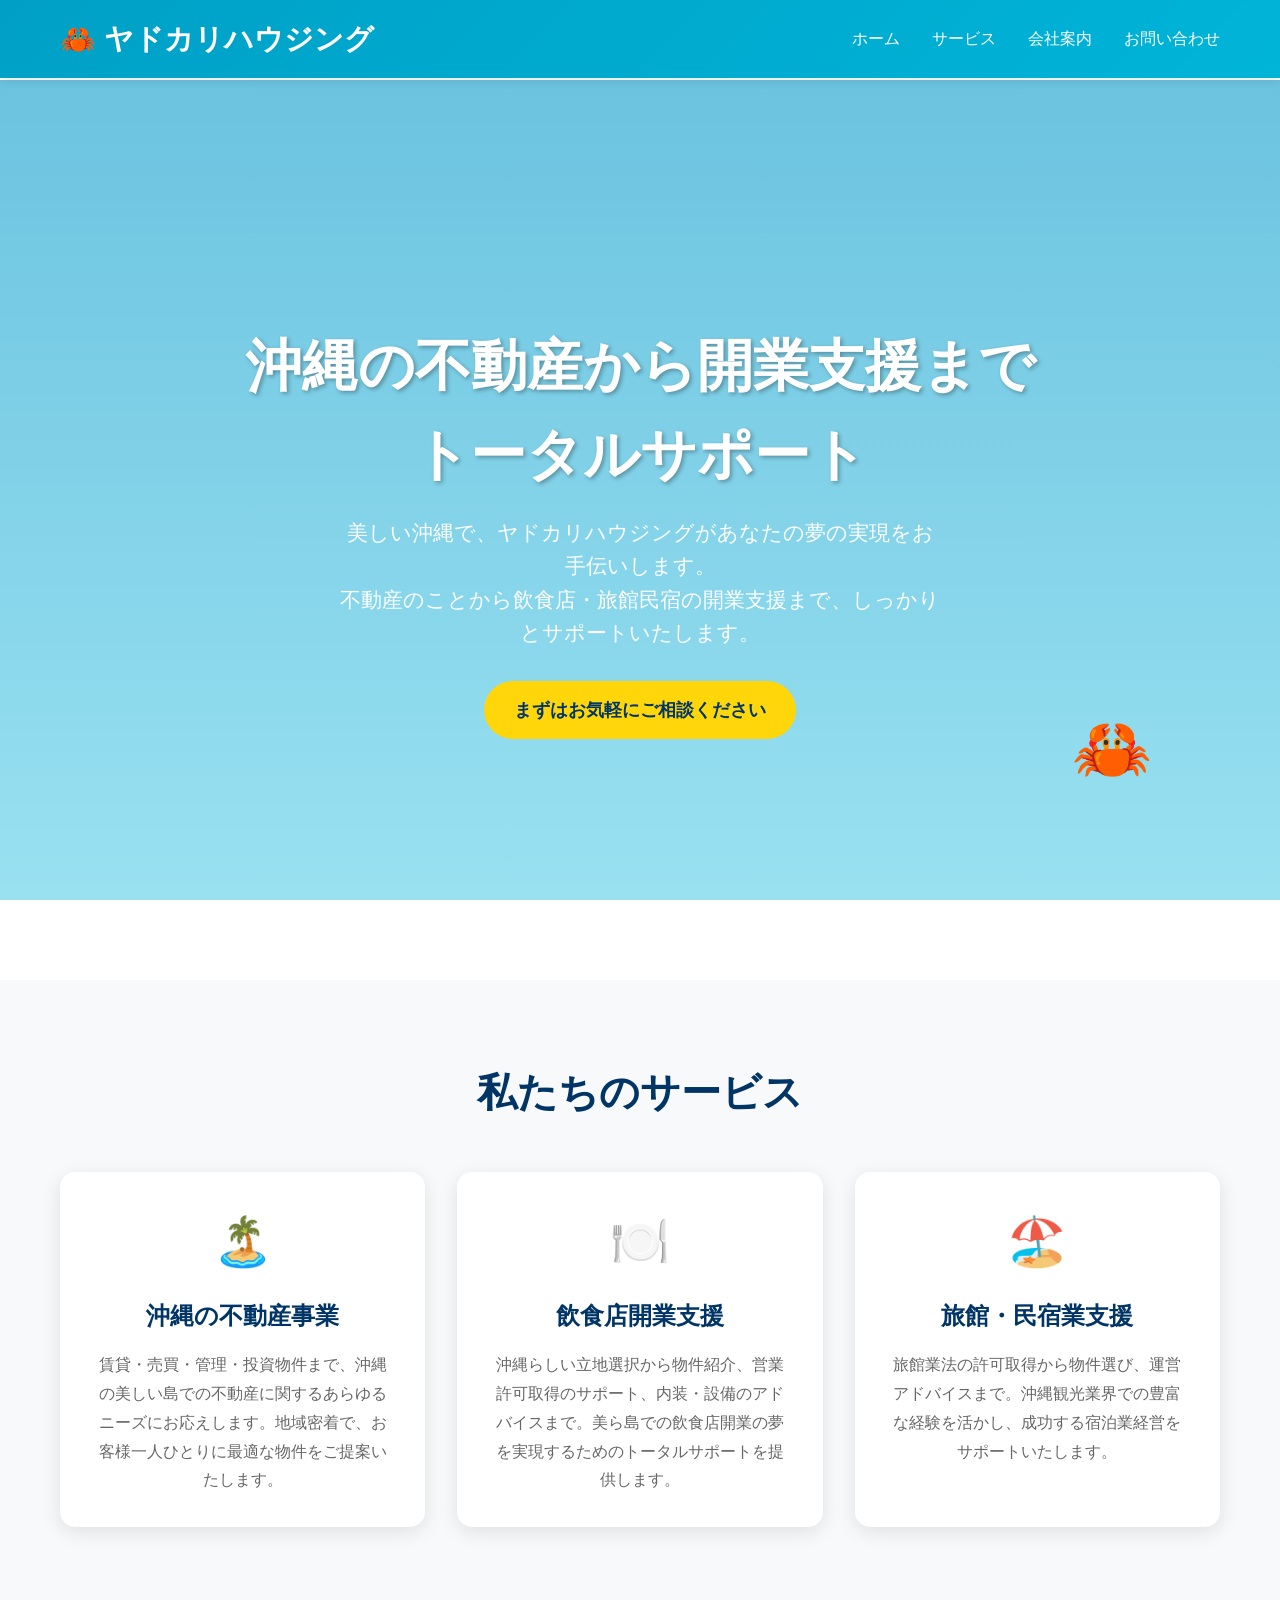
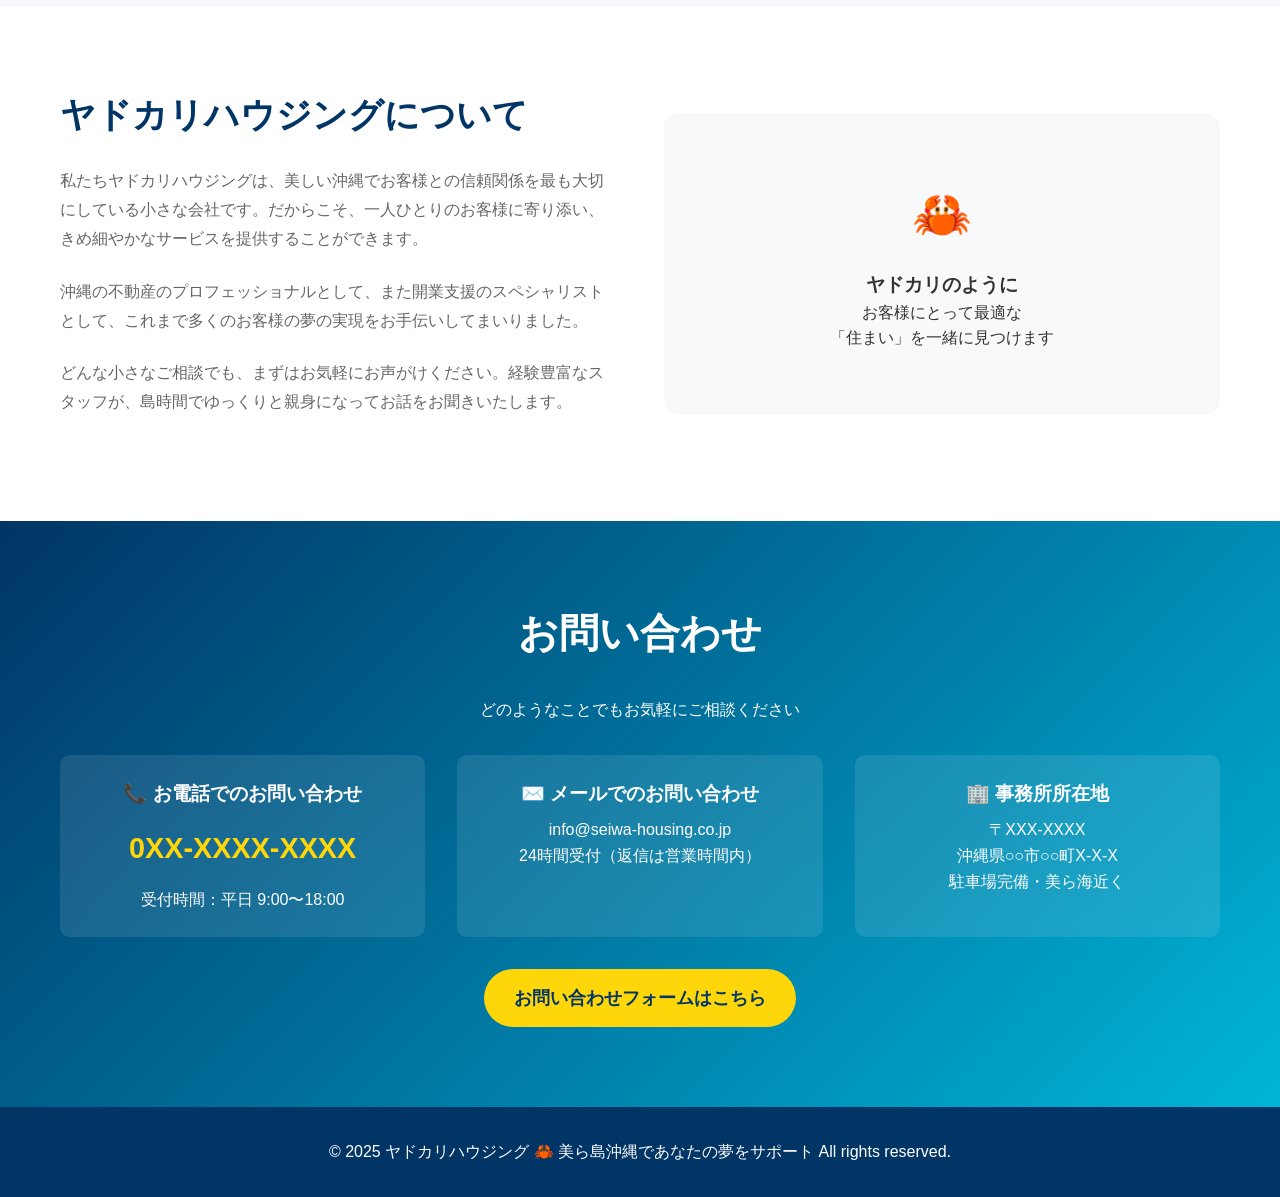
<file: index.html>
<!DOCTYPE html>
<html lang="ja">
  <head>
    <meta charset="utf-8">
    <meta name="viewport" content="width=device-width,initial-scale=1.0">
    <title>ヤドカリハウジング - 不動産・開業支援のトータルサポート</title>
    <link rel="stylesheet" href="stylesheet.css">
        <script type="text/javascript" src="active.js" defer></script>
  </head>
  <body>
    <header>
        <div class="container">
            <div class="header-content">
                <a href="#" class="logo">🦀 ヤドカリハウジング</a>
                <nav>
                    <ul>
                        <li><a href="#home">ホーム</a></li>
                        <li><a href="#services">サービス</a></li>
                        <li><a href="#about">会社案内</a></li>
                        <li><a href="#contact">お問い合わせ</a></li>
                    </ul>
                </nav>
            </div>
        </div>
    </header>

    <section id="home" class="hero">
        <div class="hermit-crab">🦀</div>
        <div class="container">
            <div class="hero-content">
                <h1>沖縄の不動産から開業支援まで<br>トータルサポート</h1>
                <p>美しい沖縄で、ヤドカリハウジングがあなたの夢の実現をお手伝いします。<br>不動産のことから飲食店・旅館民宿の開業支援まで、しっかりとサポートいたします。</p>
                <a href="#contact" class="cta-button">まずはお気軽にご相談ください</a>
            </div>
        </div>
    </section>

    <section id="services" class="services">
        <div class="container">
            <h2 class="section-title">私たちのサービス</h2>
            <div class="services-grid">
                <div class="service-card">
                    <div class="service-icon">🏝️</div>
                    <h3>沖縄の不動産事業</h3>
                    <p>賃貸・売買・管理・投資物件まで、沖縄の美しい島での不動産に関するあらゆるニーズにお応えします。地域密着で、お客様一人ひとりに最適な物件をご提案いたします。</p>
                </div>
                <div class="service-card">
                    <div class="service-icon">🍽️</div>
                    <h3>飲食店開業支援</h3>
                    <p>沖縄らしい立地選択から物件紹介、営業許可取得のサポート、内装・設備のアドバイスまで。美ら島での飲食店開業の夢を実現するためのトータルサポートを提供します。</p>
                </div>
                <div class="service-card">
                    <div class="service-icon">🏖️</div>
                    <h3>旅館・民宿業支援</h3>
                    <p>旅館業法の許可取得から物件選び、運営アドバイスまで。沖縄観光業界での豊富な経験を活かし、成功する宿泊業経営をサポートいたします。</p>
                </div>
            </div>
        </div>
    </section>

    <section id="about" class="about">
        <div class="container">
            <div class="about-content">
                <div class="about-text">
                    <h2>ヤドカリハウジングについて</h2>
                    <p>私たちヤドカリハウジングは、美しい沖縄でお客様との信頼関係を最も大切にしている小さな会社です。だからこそ、一人ひとりのお客様に寄り添い、きめ細やかなサービスを提供することができます。</p>
                    <p>沖縄の不動産のプロフェッショナルとして、また開業支援のスペシャリストとして、これまで多くのお客様の夢の実現をお手伝いしてまいりました。</p>
                    <p>どんな小さなご相談でも、まずはお気軽にお声がけください。経験豊富なスタッフが、島時間でゆっくりと親身になってお話をお聞きいたします。</p>
                </div>
                <div class="about-image">
                    <div class="mascot-section">
                        <div class="mascot-intro">🦀</div>
                        <h3>ヤドカリのように</h3>
                        <p>お客様にとって最適な<br>「住まい」を一緒に見つけます</p>
                    </div>
                </div>
            </div>
        </div>
    </section>

    <section id="contact" class="contact">
        <div class="container">
            <h2>お問い合わせ</h2>
            <p>どのようなことでもお気軽にご相談ください</p>
            
            <div class="contact-info">
                <div class="contact-item">
                    <h3>📞 お電話でのお問い合わせ</h3>
                    <div class="phone-number">0XX-XXXX-XXXX</div>
                    <p>受付時間：平日 9:00〜18:00</p>
                </div>
                <div class="contact-item">
                    <h3>✉️ メールでのお問い合わせ</h3>
                    <p>info@seiwa-housing.co.jp</p>
                    <p>24時間受付（返信は営業時間内）</p>
                </div>
                <div class="contact-item">
                    <h3>🏢 事務所所在地</h3>
                    <p>〒XXX-XXXX<br>沖縄県○○市○○町X-X-X</p>
                    <p>駐車場完備・美ら海近く</p>
                </div>
            </div>
            
            <a href="#" class="cta-button">お問い合わせフォームはこちら</a>
        </div>
    </section>

    <footer>
        <div class="container">
            <p>&copy; 2025 ヤドカリハウジング 🦀 美ら島沖縄であなたの夢をサポート All rights reserved.</p>
        </div>
    </footer>

    
  </body>
</html>
</file>
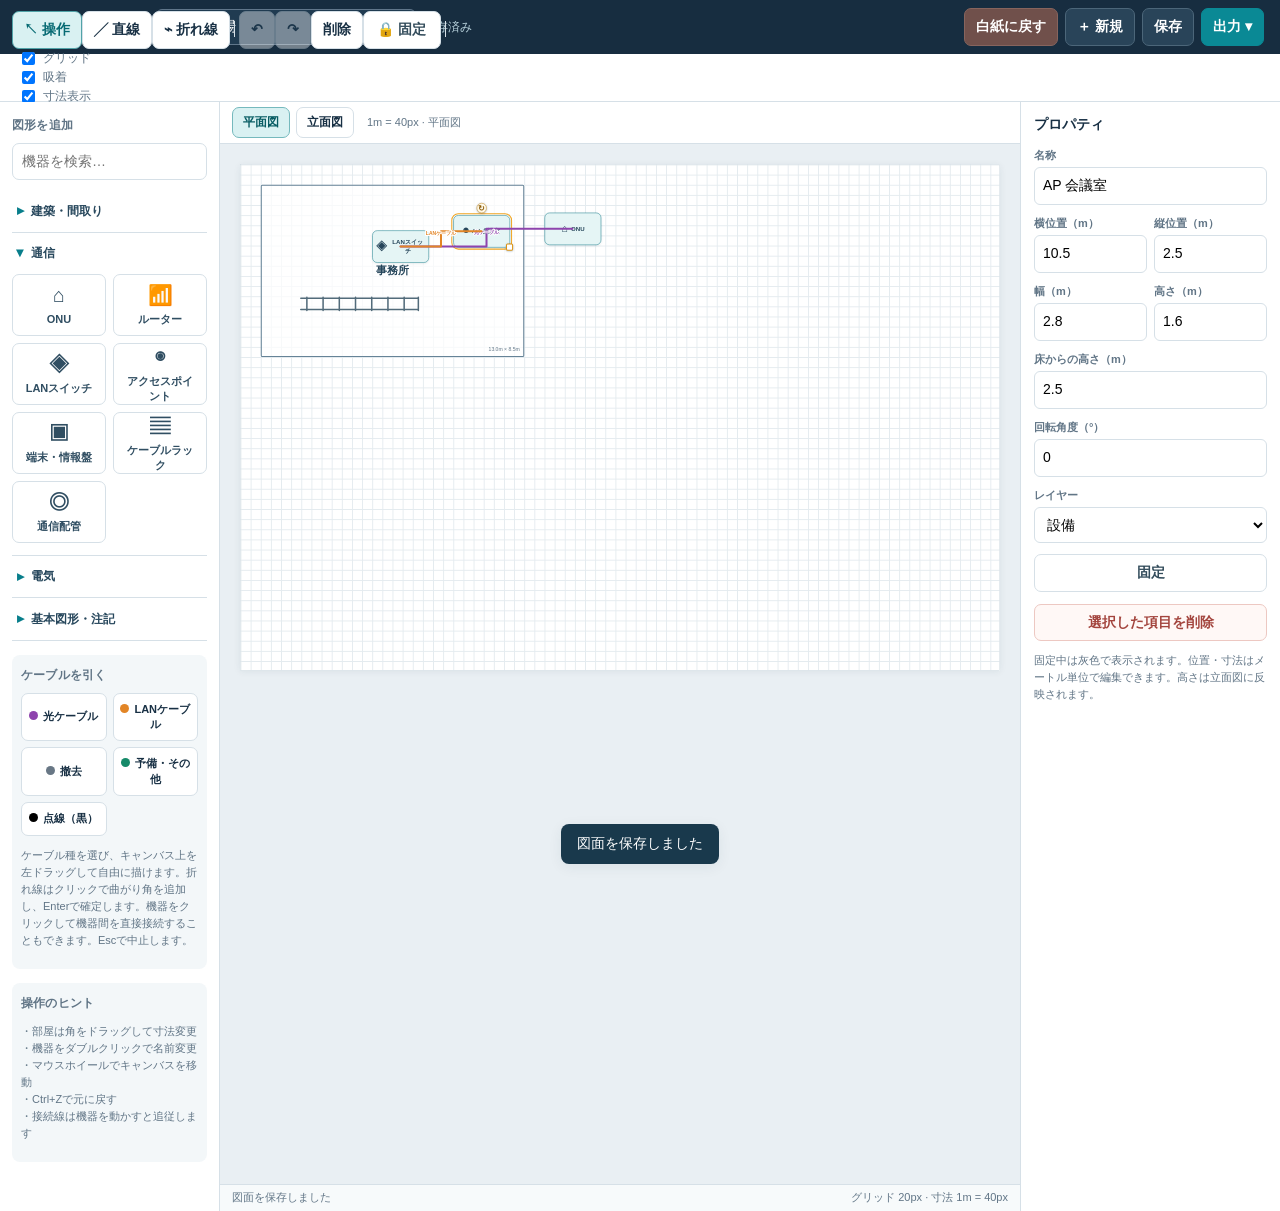
<file: wiring-diagram-maker/index.html>
<!doctype html><html lang="ja"><head><meta charset="utf-8"><meta name="viewport" content="width=device-width,initial-scale=1,viewport-fit=cover"><meta name="theme-color" content="#172d40"><meta name="apple-mobile-web-app-capable" content="yes"><meta name="apple-mobile-web-app-status-bar-style" content="black-translucent"><meta name="apple-mobile-web-app-title" content="配線図メーカー"><link rel="manifest" href="./manifest.webmanifest"><link rel="apple-touch-icon" href="./apple-touch-icon.png"><title>配線図メーカー</title><style>
:root{--navy:#172d40;--blue:#087e8b;--cyan:#d8f0f1;--bg:#edf2f5;--ink:#183044;--muted:#617586;--border:#d6e0e7;--orange:#e28526;--shadow:0 3px 14px #19344a12}*{box-sizing:border-box}body{margin:0;background:var(--bg);font:14px/1.4 "Segoe UI","Yu Gothic UI",Meiryo,sans-serif;color:var(--ink);overflow:hidden}button,input,select{font:inherit}button{cursor:pointer;border:1px solid var(--border);background:white;color:var(--ink);border-radius:7px;padding:8px 11px;font-weight:600}button:hover{border-color:#7e9aaa;background:#f7fafb}button:disabled{opacity:.4;cursor:default}.app{height:100vh;display:flex;flex-direction:column}.top{height:54px;background:var(--navy);color:white;display:flex;align-items:center;gap:14px;padding:0 16px;flex:none}.brand{font-size:16px;font-weight:750;white-space:nowrap}.project{display:flex;align-items:center;gap:8px;flex:1}.project input{border:1px solid #60768a;border-radius:6px;background:#203b51;color:white;padding:7px 9px;width:260px}.saved{color:#b8d2dc;font-size:12px}.top-actions{display:flex;gap:7px}.top button{background:#294459;border-color:#4c6679;color:white}.top button.primary{background:#0a8995;border-color:#0a8995}.toolbar{height:48px;background:white;border-bottom:1px solid var(--border);display:flex;align-items:center;gap:6px;padding:0 12px;flex:none}.toolbar .sep{height:25px;border-left:1px solid var(--border);margin:0 4px}.tool{min-width:38px}.tool.active{background:#d9f1f2;border-color:#51a3a8;color:#076a73}.toggle{display:flex;align-items:center;gap:5px;font-size:12px;color:var(--muted);padding:0 6px}.spacer{flex:1}.body{display:grid;grid-template-columns:220px minmax(400px,1fr) 260px;min-height:0;flex:1}.left,.right{background:white;overflow-y:auto}.left{border-right:1px solid var(--border);padding:12px}.right{border-left:1px solid var(--border);padding:13px}.sect-title{font-size:12px;color:var(--muted);font-weight:750;letter-spacing:.02em;text-transform:none;margin:3px 0 9px}.search{width:100%;border:1px solid var(--border);border-radius:7px;padding:8px 9px;margin-bottom:10px}.palette{display:grid;grid-template-columns:1fr 1fr;gap:7px}.shape{height:62px;display:flex;flex-direction:column;align-items:center;justify-content:center;gap:3px;font-size:11px;font-weight:650;color:#304e62}.shape .icon{font-size:20px}.shape .door-palette-icon{width:24px;height:24px;flex:none}.shape:hover{background:#f0f8f9;border-color:#4eabb1}.left p,.right p{font-size:11px;color:var(--muted);line-height:1.55}.left .info{background:#f3f7f9;border-radius:8px;padding:9px;margin-top:14px}.work{min-width:0;display:flex;flex-direction:column;background:#e9eff3}.viewbar{height:42px;background:white;border-bottom:1px solid var(--border);display:flex;align-items:center;padding:0 12px;gap:6px;flex:none}.viewbar button{padding:6px 10px;font-size:12px}.viewbar button.active{background:#d9f1f2;border-color:#75b9bd;color:#075c63}.scale-label{font-size:11px;color:var(--muted);margin-left:7px}.viewport{overflow:auto;flex:1;padding:20px;position:relative}.canvas{position:relative;width:1500px;height:1000px;background-color:white;background-image:linear-gradient(#e4ebef 1px,transparent 1px),linear-gradient(90deg,#e4ebef 1px,transparent 1px);background-size:20px 20px;box-shadow:var(--shadow);border:1px solid #cbd8df;transform-origin:top left}.canvas.no-grid{background-image:none}.wire-svg{position:absolute;inset:0;width:100%;height:100%;overflow:visible;pointer-events:none;z-index:20}.node{position:absolute;display:flex;align-items:center;justify-content:center;text-align:center;user-select:none;touch-action:none;cursor:move;z-index:2;color:#25455a}.node.selected{outline:2px solid #f0a522;outline-offset:2px}.node.room{border:2px solid #668397;border-radius:3px;background:#ffffffb8;font-weight:700;font-size:14px}.node.device{width:112px;height:64px;border:1.5px solid #197f8b;border-radius:10px;background:#e5f5f5;box-shadow:0 2px 5px #15394a19;gap:7px;padding:6px;font-size:12px;font-weight:700}.node.device .ico{font-size:21px}.node.rack{height:40px;border:0;background:transparent;border-radius:0;padding:0;overflow:visible}.rack-icon{display:block;width:100%;height:100%;overflow:visible}.rack-icon path{fill:none;stroke:#526b7a;stroke-width:3;stroke-linecap:round;stroke-linejoin:round}.node.conduit{height:20px;border:3px solid #b7792e;border-radius:20px;background:#fff0d4;color:#714813;font-size:10px;font-weight:700}.shape-category{border-bottom:1px solid var(--border);padding:2px 0}.shape-category summary{list-style:none;cursor:pointer;font-size:12px;font-weight:750;padding:9px 5px;color:#28485d;display:flex;align-items:center;gap:7px}.shape-category summary::-webkit-details-marker{display:none}.shape-category summary:before{content:'▸';color:#087e8b;font-size:14px;transition:transform .15s}.shape-category[open] summary:before{transform:rotate(90deg)}.shape-category .palette{padding:1px 0 10px}.node.symbol{width:60px;height:60px;display:flex;flex-direction:column;gap:0;overflow:visible;border:0;border-radius:0;background:transparent;box-shadow:none;color:#243f50}.node.symbol .symbol-mark{font-family:'Segoe UI Symbol','Yu Gothic UI',sans-serif;font-size:32px;line-height:1.02;white-space:nowrap}.node.symbol .symbol-mark svg{display:block;width:100%;height:100%;overflow:visible}.node.symbol .symbol-label{font-size:9px;line-height:1.1;white-space:nowrap;background:#ffffffd9;padding:1px 3px;border-radius:3px;color:#344f62}.node.symbol.selected{outline:1px dashed #d99213;outline-offset:1px}.node.symbol[data-type='wall']{height:26px}.node.label{border:1px dashed #8da2b0;background:#fff9d9;padding:4px 8px;min-height:30px;font-size:12px}.node .resize{display:none;position:absolute;width:14px;height:14px;right:-7px;bottom:-7px;background:#fff;border:2px solid #d99213;border-radius:3px;cursor:nwse-resize;touch-action:none;z-index:8;box-shadow:0 1px 4px #102a4355}.node.selected .resize{display:block}.node .rotate{display:none;position:absolute;left:50%;top:-25px;width:20px;height:20px;align-items:center;justify-content:center;transform:translateX(-50%);border:1px solid #c58a21;border-radius:50%;background:#fff9e8;color:#8d5d0a;font-size:16px;font-style:normal;line-height:1;cursor:grab;touch-action:none;z-index:9;box-shadow:0 1px 4px #102a4355}.node.selected .rotate{display:flex}.cable-label{font-size:10px;font-weight:700;paint-order:stroke;stroke:white;stroke-width:4px;stroke-linejoin:round}.right h2{font-size:14px;margin:0 0 13px}.field{margin-bottom:11px}.field label{display:block;font-size:11px;color:var(--muted);margin-bottom:4px;font-weight:650}.field input,.field select{width:100%;padding:8px;border:1px solid var(--border);border-radius:6px;background:white}.two{display:grid;grid-template-columns:1fr 1fr;gap:7px}.right .danger{width:100%;color:#a3443d;background:#fff8f6;border-color:#edc8c2;margin-top:4px}.right .empty{text-align:center;padding:25px 8px;color:var(--muted);font-size:12px}.wire-types{display:grid;grid-template-columns:1fr 1fr;gap:6px}.wire-type{font-size:11px;padding:8px 5px}.wire-type.active{outline:2px solid #e9a21a}.dot{display:inline-block;width:9px;height:9px;border-radius:50%;margin-right:5px}.status{height:27px;background:#f7fafb;border-top:1px solid var(--border);font-size:11px;color:var(--muted);display:flex;align-items:center;justify-content:space-between;padding:0 12px;flex:none}.wire-svg .selected-wire{filter:drop-shadow(0 0 2px #f0a522)}.context-menu{position:fixed;z-index:60;width:165px;padding:5px;background:#fff;border:1px solid #ccd8df;border-radius:8px;box-shadow:0 6px 22px #102a4333}.context-menu[hidden]{display:none}.context-menu button{display:block;width:100%;text-align:left;border:0;background:transparent;border-radius:5px;padding:9px 10px;font-size:13px}.context-menu button:hover{background:#edf4f6}.context-menu .ctx-danger{color:#a13932}.top button.clear{background:#70504b;border-color:#87645d}.toast{position:fixed;bottom:36px;left:50%;transform:translateX(-50%);background:#19394c;color:white;padding:10px 16px;border-radius:8px;box-shadow:var(--shadow);opacity:0;pointer-events:none;transition:.2s;z-index:30}.toast.show{opacity:1}.modal-bg{position:fixed;inset:0;background:#102a43aa;display:none;align-items:center;justify-content:center;z-index:20}.modal{background:white;padding:22px;border-radius:12px;width:370px;box-shadow:var(--shadow)}.modal h3{margin:0 0 14px}.modal input{width:100%;padding:9px;border:1px solid var(--border);border-radius:7px;margin-bottom:9px}.modal-actions{display:flex;justify-content:flex-end;gap:7px}.help{font-size:11px;color:var(--muted);line-height:1.6}.elevation .canvas{background-image:linear-gradient(#e4ebef 1px,transparent 1px),linear-gradient(90deg,#e4ebef 1px,transparent 1px);background-size:20px 20px}@media(max-width:1000px){.body{grid-template-columns:190px minmax(350px,1fr) 225px}.left{padding:9px}.right{padding:10px}.top{gap:8px;padding:0 9px}.project input{width:170px}.toolbar{overflow-x:auto}.toolbar .toggle{white-space:nowrap}}@media(max-width:740px){body{overflow:auto}.app{height:auto;min-height:100vh}.top{height:auto;min-height:54px;flex-wrap:wrap;padding:8px}.brand{font-size:14px}.project{min-width:100%}.project input{flex:1}.top-actions{margin-left:auto}.toolbar{overflow-x:auto}.body{display:flex;flex-direction:column}.left{order:2;border-right:0;border-top:1px solid var(--border)}.work{order:1;height:65vh;min-height:450px}.right{order:3;border-left:0;border-top:1px solid var(--border)}.viewport{padding:10px}.status{position:sticky;bottom:0}}
@media(max-width:740px){body{overflow:auto;overscroll-behavior-y:contain}.app{height:auto;min-height:100vh;min-height:100dvh}.top{height:auto;min-height:54px;flex-wrap:wrap;padding:max(8px,env(safe-area-inset-top)) max(8px,env(safe-area-inset-right)) 8px max(8px,env(safe-area-inset-left));gap:8px}.brand{font-size:14px}.project{min-width:100%}.project input{flex:1;min-width:0}.top-actions{margin-left:auto;gap:5px}.top-actions button{min-height:44px;padding:9px}.toolbar{overflow-x:auto;overscroll-behavior-x:contain;min-height:54px;padding:5px 8px;gap:5px;-webkit-overflow-scrolling:touch}.toolbar button{flex:none;min-height:44px;padding:9px 12px}.toolbar .toggle{min-height:44px;white-space:nowrap}.body{display:flex;flex-direction:column;min-height:0}.left{order:2;border-right:0;border-top:1px solid var(--border);max-height:none}.work{order:1;height:calc(100dvh - 220px);min-height:420px;flex:none}.right{order:3;border-left:0;border-top:1px solid var(--border)}.viewport{padding:8px;overflow:auto;overscroll-behavior:contain;-webkit-overflow-scrolling:touch;touch-action:pan-x pan-y}.viewbar{flex:none;min-height:48px;overflow-x:auto}.viewbar button{min-height:42px;white-space:nowrap}.status{position:sticky;bottom:0;min-height:40px}.shape{min-height:46px}.search{min-height:44px;font-size:16px}.context-menu{position:fixed;max-height:70dvh;overflow-x:hidden;overflow-y:auto;overscroll-behavior:contain;-webkit-overflow-scrolling:touch;touch-action:pan-y;z-index:100}.context-menu button{min-height:44px;flex:none}.modal{width:min(92vw,420px)}button,input,select{font-size:16px}.node{touch-action:none;-webkit-user-select:none;user-select:none}}@page{size:A4 landscape;margin:8mm}@media print{html,body{width:auto!important;height:auto!important;min-height:0!important;overflow:visible!important;position:static!important;inset:auto!important;background:#fff!important}.app{display:block!important;position:static!important;width:100%!important;height:auto!important;min-height:0!important;overflow:visible!important;padding:0!important}.top,.toolbar,.left,.right,.viewbar,.status{display:none!important}.body{display:block!important;width:100%!important;height:700px!important;min-height:0!important;overflow:visible!important;margin:0!important;padding:0!important}.work{display:block!important;position:static!important;width:100%!important;height:700px!important;min-height:0!important;overflow:visible!important;break-inside:avoid;page-break-inside:avoid}.viewport{display:block!important;position:static!important;overflow:visible!important;padding:0!important;margin:0!important;width:100%!important;height:700px!important;min-height:0!important}.canvas{position:relative!important;display:block!important;box-shadow:none!important;border:0!important;transform:none!important;transform-origin:top left!important;width:1500px!important;height:1000px!important;zoom:.70!important;break-inside:avoid;page-break-inside:avoid}.node,.wire-svg{print-color-adjust:exact;-webkit-print-color-adjust:exact}}

/* iPhone touch-first layout */
.mobile-only{display:none}
@media(max-width:740px){
html,body{width:100%;height:100%;overflow:hidden}
body.polyline-mode #finishPolylineBtn{display:block;min-height:42px;white-space:nowrap}
body.cable-draw-mode #viewport,body.polyline-mode #viewport{touch-action:none;overscroll-behavior:none}
body{position:fixed;inset:0}
.app{height:100dvh;min-height:0;overflow:hidden;padding-bottom:env(safe-area-inset-bottom)}
.top{flex:none;min-height:0;padding:calc(env(safe-area-inset-top) + 6px) 8px 6px;gap:6px}
.brand{font-size:13px}.project{min-width:0;flex:1}.project input{width:100%;min-width:0;height:40px}
.saved{font-size:10px;white-space:nowrap}.top-actions{width:100%;margin:0;display:grid;grid-template-columns:1fr 1fr 1fr 1fr;gap:5px}
.top-actions button{min-width:0;min-height:42px;padding:7px 4px;font-size:13px}
.toolbar{flex:none;height:52px;min-height:52px;overflow-x:auto;scrollbar-width:none}
.toolbar::-webkit-scrollbar,.viewbar::-webkit-scrollbar{display:none}
.toolbar button{min-height:42px;padding:8px 11px}.toolbar .spacer{min-width:6px}
.body{flex:1;min-height:0;display:flex;flex-direction:column;overflow:hidden}
.work{order:0;flex:1;min-height:0;height:auto}
.viewbar{min-height:48px;height:48px;padding:0 6px;gap:4px}
.viewbar button{min-height:40px;padding:6px 9px;font-size:12px}
.viewbar .mobile-only{display:block}
.scale-label{font-size:10px;white-space:nowrap;margin-left:2px}
.viewport{flex:1;min-height:0;padding:8px;touch-action:pan-x pan-y;-webkit-overflow-scrolling:touch}
.status{flex:none;position:static;min-height:34px;padding:0 8px;font-size:10px}
.left,.right{display:none;position:fixed;z-index:50;left:8px;right:8px;bottom:calc(env(safe-area-inset-bottom) + 8px);max-height:48dvh;overflow:auto;border:1px solid var(--border);border-radius:14px;padding:14px;box-shadow:0 10px 36px #102a4350}
body.mobile-palette-open .left,body.mobile-props-open .right{display:block}
.left .info{margin-top:10px}.shape{height:58px;min-height:54px;font-size:12px}
.palette{gap:8px}.shape-category summary{min-height:44px}
.right .field input,.right .field select{min-height:44px}
.context-menu{width:min(250px,calc(100vw - 16px));max-height:65dvh;overflow:auto}
.modal-bg{align-items:flex-end;padding:8px 8px calc(env(safe-area-inset-bottom) + 8px)}.modal{width:100%;max-height:82dvh;overflow:auto;padding:20px;border-radius:16px}.modal>button{min-height:52px}.modal-actions button{min-height:48px}
.node .resize{width:20px;height:20px;right:-10px;bottom:-10px}
.node .rotate{width:28px;height:28px;top:-34px;font-size:19px}
}

.toolbar #finishPolylineBtn{display:none}
#lockBtn{min-width:78px;background:#fff;color:#344d5c}
#lockBtn.active{background:#d4d7da!important;color:#505b62!important;border-color:#aeb6bb!important}
.node.locked .resize,.node.locked .rotate{display:none!important}
.lock-control{width:100%;margin:0 0 8px;background:#fff;color:#344d5c}
.lock-control:hover{background:#f6f8f9}
@media(max-width:740px){body.polyline-mode .toolbar #finishPolylineBtn{display:block;min-height:42px;white-space:nowrap}}

@media(max-width:740px){.app{position:relative}.toolbar{position:absolute!important;top:calc(env(safe-area-inset-top) + 100px)!important;left:0;right:0;width:100%;height:52px;min-height:52px;z-index:35;overflow:hidden!important;transform:translateZ(0);backface-visibility:hidden;overscroll-behavior:none}.toolbar-scroll{display:flex;align-items:center;gap:6px;width:100%;height:100%;padding:0 8px;overflow-x:auto;overflow-y:hidden;overscroll-behavior-x:contain;touch-action:pan-x;-webkit-overflow-scrolling:touch;scrollbar-width:none;white-space:nowrap}.toolbar-scroll::-webkit-scrollbar{display:none}.toolbar-scroll .spacer{flex:1 0 12px}.body{margin-top:52px;flex:1 1 auto;min-height:0}}

/* Scale the visible icon content with its own dimensions, independent of canvas zoom or empty hit area. */
.node.device .ico{font-size:calc(21px * var(--icon-scale-y,1));transform:scaleX(var(--icon-scale-x,1));transform-origin:center}
.node.device>span:not(.ico){font-size:calc(12px * var(--icon-scale-y,1));transform:scaleX(var(--icon-scale-x,1));transform-origin:center}
.node.symbol .symbol-mark{font-size:calc(32px * var(--icon-scale-y,1));transform:scaleX(var(--icon-scale-x,1));transform-origin:center}
.node.symbol .symbol-label{font-size:calc(9px * var(--icon-scale-y,1));transform:scaleX(var(--icon-scale-x,1));transform-origin:center}
.node.room{font-size:calc(14px * var(--icon-scale-y,1))}
.node.conduit{font-size:calc(10px * var(--icon-scale-y,1));border-width:calc(3px * var(--icon-scale-y,1))}
.node.label{font-size:calc(12px * var(--icon-scale-y,1));padding:calc(4px * var(--icon-scale-y,1)) calc(8px * var(--icon-scale-x,1))}
</style></head><body><div class="app"><header class="top"><div class="brand">⌁ 配線図メーカー</div><div class="project"><input id="projectName" value="新しい現場"><span class="saved" id="saveStatus">未保存</span></div><div class="top-actions"><button id="clearAllBtn" class="clear" title="この図面の項目をすべて消去">白紙に戻す</button><button id="newBtn">＋ 新規</button><button id="saveBtn">保存</button><button class="primary" id="exportMenu">出力 ▾</button></div></header><nav class="toolbar"><div class="toolbar-scroll"><button class="tool active" id="operateBtn" title="右クリックでアイコンを選択。左側のパレットから追加">↖ 操作</button><button class="tool" data-mode="line" title="左ドラッグで直線">╱ 直線</button><button class="tool" data-mode="polyline" title="タップで曲がり角を追加">⌁ 折れ線</button><button id="finishPolylineBtn" type="button" title="折れ線を確定">✓ 完了</button><span class="sep"></span><button id="undoBtn" title="元に戻す (Ctrl+Z)">↶</button><button id="redoBtn" title="やり直し (Ctrl+Y)">↷</button><button id="deleteBtn" title="削除 (Delete)">削除</button><button id="lockBtn" title="選択した図形・ケーブルを固定">🔒 固定</button><span class="sep"></span><label class="toggle"><input type="checkbox" id="gridToggle" checked> グリッド</label><label class="toggle"><input type="checkbox" id="snapToggle" checked> 吸着</label><label class="toggle"><input type="checkbox" id="dimToggle" checked> 寸法表示</label><span class="spacer"></span><button id="zoomOut">−</button><span id="zoomLabel" style="font-size:12px;width:42px;text-align:center">100%</span><button id="zoomIn">＋</button><button id="fitBtn">全体表示</button></div></nav><main class="body"><aside class="left"><div class="sect-title">図形を追加</div><input class="search" id="shapeSearch" placeholder="機器を検索…"><div class="shape-categories"><details class="shape-category"><summary>建築・間取り</summary><div class="palette"><button class="shape" data-type="room"><span class="icon">▱</span>部屋・区画</button><button class="shape" data-type="wall"><span class="icon">━</span>壁</button><button class="shape" data-type="door"><svg class="icon door-palette-icon" viewBox="0 0 60 60" aria-label="片開きドア"><path d="M10 8 V46 H56 M10 8 A38 38 0 0 1 48 46" fill="none" stroke="#25455a" stroke-width="2.5" stroke-linecap="round" stroke-linejoin="round"/></svg>ドア</button><button class="shape" data-type="window"><span class="icon">▥</span>窓</button><button class="shape" data-type="stairs"><span class="icon">⇧</span>階段</button><button class="shape" data-type="column"><span class="icon">■</span>柱</button><button class="shape" data-type="elevator"><span class="icon">↕</span>エレベーター</button></div></details><details class="shape-category" open><summary>通信</summary><div class="palette"><button class="shape" data-type="onu"><span class="icon">⌂</span>ONU</button><button class="shape" data-type="router"><span class="icon">📶</span>ルーター</button><button class="shape" data-type="switch"><span class="icon">◈</span>LANスイッチ</button><button class="shape" data-type="ap"><span class="icon">◉</span>アクセスポイント</button><button class="shape" data-type="terminal"><span class="icon">▣</span>端末・情報盤</button><button class="shape" data-type="rack"><span class="icon">▤</span>ケーブルラック</button><button class="shape" data-type="pipe"><span class="icon">◎</span>通信配管</button></div></details><details class="shape-category"><summary>電気</summary><div class="palette"><button class="shape" data-type="outlet"><span class="icon">◎</span>コンセント</button><button class="shape" data-type="powerswitch"><span class="icon">S</span>壁スイッチ</button><button class="shape" data-type="light"><span class="icon">⊗</span>照明</button><button class="shape" data-type="panel"><span class="icon">▤</span>分電盤</button><button class="shape" data-type="junction"><span class="icon">○</span>接続箱</button></div></details><details class="shape-category"><summary>基本図形・注記</summary><div class="palette"><button class="shape" data-type="rectangle"><span class="icon">□</span>四角形</button><button class="shape" data-type="circle"><span class="icon">○</span>円</button><button class="shape" data-type="triangle"><span class="icon">△</span>三角形</button><button class="shape" data-type="arrow"><span class="icon">→</span>矢印</button><button class="shape" data-type="label"><span class="icon">T</span>文字・注記</button></div></details></div><div class="info"><div class="sect-title">ケーブルを引く</div><div class="wire-types"><button class="wire-type" data-wire="光"><i class="dot" style="background:#8e44ad"></i>光ケーブル</button><button class="wire-type" data-wire="LAN"><i class="dot" style="background:#e28526"></i>LANケーブル</button><button class="wire-type" data-wire="撤去"><i class="dot" style="background:#687785"></i>撤去</button><button class="wire-type" data-wire="予備"><i class="dot" style="background:#168a69"></i>予備・その他</button><button class="wire-type" data-wire="点線"><i class="dot" style="background:#000000"></i>点線（黒）</button></div><p>ケーブル種を選び、キャンバス上を左ドラッグして自由に描けます。折れ線はクリックで曲がり角を追加し、Enterで確定します。機器をクリックして機器間を直接接続することもできます。Escで中止します。</p></div><div class="info"><div class="sect-title">操作のヒント</div><p>・部屋は角をドラッグして寸法変更<br>・機器をダブルクリックで名前変更<br>・マウスホイールでキャンバスを移動<br>・Ctrl+Zで元に戻す<br>・接続線は機器を動かすと追従します</p></div></aside><section class="work"><div class="viewbar"><button id="planBtn" class="active">平面図</button><button id="elevBtn">立面図</button><button id="mobilePaletteBtn" class="mobile-only" type="button" aria-expanded="false">図形追加</button><button id="mobilePropsBtn" class="mobile-only" type="button" aria-expanded="false">プロパティ</button><span class="scale-label" id="viewNote">1m = 40px · 平面図</span></div><div class="viewport" id="viewport"><div id="canvas" class="canvas"><svg class="wire-svg" id="wires" viewBox="0 0 1500 1000"></svg></div></div><div class="status"><span id="statusText">準備完了 · クリックして図形を配置</span><span>グリッド 20px · 寸法 1m = 40px</span></div></section><aside class="right"><h2>プロパティ</h2><div id="props"><div class="empty">図面上の図形を選択すると<br>名前・位置・高さを編集できます。</div></div></aside></main></div><div class="toast" id="toast"></div><div class="modal-bg" id="modal"><div class="modal"><h3>図面を出力</h3><button id="pngBtn" style="width:100%;margin-bottom:7px">PNG画像を保存・共有</button><button id="pdfBtn" style="width:100%;margin-bottom:12px">PDFを作成・保存</button><div class="modal-actions"><button id="closeModal">閉じる</button></div><p class="help">PNGは図面画像として保存できます。iPhoneでは共有メニューから「画像を保存」または「ファイルに保存」を選べます。PDFは印刷画面から保存できます。</p></div></div><div id="iconContextMenu" class="context-menu" hidden><button id="contextDelete" class="ctx-danger">削除</button><button id="contextLock">固定</button><button id="contextCopy">コピー</button><button id="contextRename">名前を変更</button><button id="contextPaste">貼り付け</button><button id="contextFront">前面レベル0</button><button id="contextBack">最後面レベル9</button><label class="ctx-level">表示レベル<select id="contextLevel"><option value="0">レベル 0</option><option value="1">レベル 1</option><option value="2">レベル 2</option><option value="3">レベル 3</option><option value="4">レベル 4</option><option value="5">レベル 5</option><option value="6">レベル 6</option><option value="7">レベル 7</option><option value="8">レベル 8</option><option value="9">レベル 9</option></select></label><button id="contextRotateRight">右へ90度回転</button><button id="contextRotateLeft">左へ90度回転</button></div><div id="toastEl" class="toast"></div><script>
(()=>{'use strict';const $=s=>document.querySelector(s),canvas=$('#canvas'),svg=$('#wires'),props=$('#props'),toastEl=$('#toastEl');const colors={光:'#8e44ad',LAN:'#e28526',撤去:'#687785',予備:'#168a69',点線:'#000000'},names={光:'光ケーブル',LAN:'LANケーブル',撤去:'撤去ケーブル',予備:'予備ケーブル',点線:'点線ケーブル'};let nodes=[],links=[],viewStates={plan:null,elevation:null},drawing=null,suppressNextClick=false,wireFramePending=false,sel=null,selectedLink=null,clipboard=null,contextAnchor=null,mode='select',wireMode=null,wireFrom=null,view='plan',zoom=1,nextId=1,history=[],future=[],dirty=false,loadedDocument=false,docId='doc-'+Date.now();const defs={room:{kind:'room',name:'部屋・区画',icon:'',w:320,h:220},wall:{kind:'symbol',name:'壁',icon:'━',w:180,h:26},door:{kind:'symbol',name:'ドア',icon:'◜',w:60,h:60},window:{kind:'symbol',name:'窓',icon:'▥',w:72,h:24},stairs:{kind:'symbol',name:'階段',icon:'⇧',w:72,h:88},column:{kind:'symbol',name:'柱',icon:'■',w:48,h:48},elevator:{kind:'symbol',name:'エレベーター',icon:'↕',w:70,h:80},onu:{kind:'device',name:'ONU',icon:'⌂',w:112,h:64},router:{kind:'device',name:'ルーター',icon:'📶',w:112,h:64},switch:{kind:'device',name:'LANスイッチ',icon:'◈',w:112,h:64},ap:{kind:'device',name:'アクセスポイント',icon:'◉',w:112,h:64},terminal:{kind:'device',name:'端末・情報盤',icon:'▣',w:112,h:64},rack:{kind:'rack',name:'ケーブルラック',icon:'',w:240,h:40},pipe:{kind:'conduit',name:'通信配管',icon:'◎',w:240,h:20},outlet:{kind:'symbol',name:'コンセント',icon:'◎',w:38,h:38},powerswitch:{kind:'symbol',name:'壁スイッチ',icon:'S',w:34,h:34},light:{kind:'symbol',name:'照明',icon:'⊗',w:44,h:44},panel:{kind:'symbol',name:'分電盤',icon:'▤',w:64,h:54},junction:{kind:'symbol',name:'接続箱',icon:'○',w:34,h:34},rectangle:{kind:'symbol',name:'四角形',icon:'□',w:80,h:60},circle:{kind:'symbol',name:'円',icon:'○',w:60,h:60},triangle:{kind:'symbol',name:'三角形',icon:'△',w:60,h:60},arrow:{kind:'symbol',name:'矢印',icon:'→',w:90,h:44},label:{kind:'label',name:'注記',icon:'T',w:140,h:32}};function say(s){$('#statusText').textContent=s;toastEl.textContent=s;toastEl.classList.add('show');setTimeout(()=>toastEl.classList.remove('show'),1800)}function snap(){return JSON.stringify({nodes,links,name:$('#projectName').value})}function record(){history.push(snap());if(history.length>80)history.shift();future=[];updateHistory()}function updateHistory(){$('#undoBtn').disabled=!history.length;$('#redoBtn').disabled=!future.length}function mark(){dirty=true;$('#saveStatus').textContent='未保存の変更';queueSave()}let saveTimer;function queueSave(){clearTimeout(saveTimer);saveTimer=setTimeout(save,700)}function save(){const docs=JSON.parse(localStorage.getItem('wiringDocs')||'{}'),planData=view==='plan'?{nodes,links}:viewStates.plan||{nodes:[],links:[]},elevationData=view==='elevation'?{nodes,links}:viewStates.elevation||{nodes:[],links:[]};viewStates.plan=planData;viewStates.elevation=elevationData;docs[docId]={name:$('#projectName').value,nodes:planData.nodes,links:planData.links,views:{plan:planData,elevation:elevationData},updated:new Date().toISOString()};localStorage.setItem('wiringDocs',JSON.stringify(docs));dirty=false;$('#saveStatus').textContent='保存済み';say('図面を保存しました')}function add(type,x,y,name){const d=defs[type]||defs.terminal;record();let n={id:nextId++,type,kind:d.kind,name:name||d.name,icon:d.icon,x:x??(100+nodes.length*25),y:y??(90+nodes.length*22),w:d.w,h:d.h,height:type==='rack'?2.2:type==='ap'?2.5:1.2,rotation:0,zIndex:Math.max(0,...nodes.map(x=>x.zIndex||0))+1,depth:'前',level:5,layer:'設備'};nodes.push(n);sel=n.id;render();mark();return n}function esc(s){return String(s).replace(/[&<>"']/g,c=>({'&':'&amp;','<':'&lt;','>':'&gt;','"':'&quot;',"'":'&#39;'}[c]))}function switchView(next){if(next===view)return;viewStates[view]={nodes,links};const state=viewStates[next]||{nodes:[],links:[]};view=next;nodes=state.nodes||[];links=state.links||[];sel=null;selectedLink=null;wireMode=null;wireFrom=null;drawing=null;mode='select';document.querySelectorAll('[data-mode]').forEach(b=>b.classList.remove('active'));$('#operateBtn').classList.add('active');$('#planBtn').classList.toggle('active',view==='plan');$('#elevBtn').classList.toggle('active',view==='elevation');$('#viewNote').textContent=view==='plan'?'1m = 40px · 平面図':'立面図 · 平面図とは別に作成';history=[];future=[];updateHistory();render();mark();say(view==='plan'?'平面図を表示しました':'立面図を表示しました')}function render(){const lockButton=$('#lockBtn'),lockTarget=selectedLink!==null?links.find(l=>l.id===selectedLink):nodes.find(n=>n.id===sel);if(lockButton){lockButton.disabled=!lockTarget;lockButton.textContent=lockTarget?.locked?'🔓 固定解除':'🔒 固定';lockButton.classList.toggle('active',!!lockTarget?.locked)}canvas.querySelectorAll('.node,.elev-banner,.section-room,.section-item,.section-empty,.section-floor').forEach(e=>e.remove());canvas.classList.toggle('no-grid',!$('#gridToggle').checked);canvas.classList.toggle('elevation',view==='elevation');for(const n of nodes){const el=document.createElement('div');el.className='node '+n.kind+(sel===n.id?' selected':'')+(n.locked?' locked':'');el.dataset.id=n.id;el.dataset.type=n.type;el.style.cssText=`left:${n.x}px;top:${n.y}px;width:${n.w}px;height:${n.h}px;z-index:${10-(Number.isInteger(Number(n.level))?Number(n.level):(n.depth==='奥'?9:5))};transform:rotate(${n.rotation||0}deg);transform-origin:center center`;const iconBase=defs[n.type]||{w:n.w||1,h:n.h||1};el.style.setProperty('--icon-scale-x',String(n.w/Math.max(1,iconBase.w)));el.style.setProperty('--icon-scale-y',String(n.h/Math.max(1,iconBase.h)));el.dataset.baseY=n.y;if(n.kind==='device')el.innerHTML=`<span class="ico">${esc(n.icon)}</span><span>${esc(n.name)}</span>`;else if(n.kind==='symbol'){el.title=n.name;const mark=n.type==='door'?'<svg viewBox="0 0 60 60" aria-label="片開きドアの平面記号"><path d="M10 8 V46 H56 M10 8 A38 38 0 0 1 48 46" fill="none" stroke="#25455a" stroke-width="2.5" stroke-linecap="round" stroke-linejoin="round"/></svg>':esc(n.icon);el.innerHTML=`<span class="symbol-mark">${mark}</span><span class="symbol-label">${esc(n.name)}</span>`}else if(n.kind==='rack'){el.title=n.name;el.innerHTML='<svg class="rack-icon" viewBox="0 0 240 40" preserveAspectRatio="none" aria-hidden="true"><path vector-effect="non-scaling-stroke" d="M4 9H236 M4 31H236 M16 7V33 M48 7V33 M80 7V33 M112 7V33 M144 7V33 M176 7V33 M208 7V33 M236 7V33"/></svg>'}else el.textContent=n.name;if(n.kind==='room'&&$('#dimToggle').checked){const dim=document.createElement('small');dim.textContent=(n.w/40).toFixed(1)+'m × '+(n.h/40).toFixed(1)+'m';dim.style.cssText='position:absolute;bottom:5px;right:7px;font-size:10px;color:#607586;font-weight:500';el.append(dim)}const grip=document.createElement('i');grip.className='resize';grip.title='ドラッグしてサイズ変更';el.append(grip);if(n.kind==='device'||n.kind==='rack'||n.kind==='conduit'||n.kind==='symbol'){const rot=document.createElement('i');rot.className='rotate';rot.textContent='↻';rot.title='ドラッグして回転';el.append(rot)}el.addEventListener('pointerdown',e=>touchNodeDown(e,n,el));el.addEventListener('contextmenu',e=>{e.preventDefault();e.stopPropagation();wireMode=null;wireFrom=null;drawing=null;document.querySelectorAll('[data-wire]').forEach(x=>x.classList.remove('active'));setMode('select');select(n.id);contextAnchor={kind:'item',x:n.x,y:n.y};showContextAt(e);});el.addEventListener('click',e=>{e.stopPropagation();if(wireMode){connect(n.id);return}select(n.id)});canvas.append(el)}drawWires();showProps();updateHistory()}function openLinkContext(l,e){e.preventDefault();e.stopPropagation();selectedLink=l.id;sel=null;contextAnchor={kind:'item',x:l.points?.[0]?.x||0,y:l.points?.[0]?.y||0};wireMode=null;wireFrom=null;drawing=null;document.querySelectorAll('[data-wire]').forEach(x=>x.classList.remove('active'));setMode('select');showContextAt(e)}function drawWires(){if(wireFramePending)return;wireFramePending=true;requestAnimationFrame(()=>{wireFramePending=false;drawWiresNow()})}function drawWiresNow(){svg.innerHTML='';for(const l of links){let d='',midX=0,midY=0;if(l.points&&l.points.length>1){d='M '+l.points.map(p=>`${p.x} ${p.y}`).join(' L ');const m=l.points[Math.floor(l.points.length/2)];midX=m.x;midY=m.y}else{const a=nodes.find(n=>n.id===l.a),b=nodes.find(n=>n.id===l.b);if(!a||!b)continue;let ax=a.x+a.w/2,ay=a.y+a.h/2,bx=b.x+b.w/2,by=b.y+b.h/2;let mid=(ax+bx)/2;d=`M ${ax} ${ay} L ${mid} ${ay} L ${mid} ${by} L ${bx} ${by}`;midX=mid;midY=(ay+by)/2}if(l.id==null)l.id='wire-'+Math.random().toString(36).slice(2);const path=document.createElementNS('http://www.w3.org/2000/svg','path');path.setAttribute('d',d);path.setAttribute('fill','none');path.setAttribute('pointer-events','stroke');path.style.cursor='pointer';path.dataset.linkId=l.id;path.setAttribute('stroke',colors[l.type]||'#365d71');path.setAttribute('stroke-width',selectedLink===l.id?7:(l.type==='撤去'?3:4));if(selectedLink===l.id)path.setAttribute('class','selected-wire');path.setAttribute('stroke-dasharray',l.type==='撤去'?'8 5':l.type==='点線'?'2 6':'');path.setAttribute('stroke-linecap','round');path.setAttribute('stroke-linejoin','round');path.addEventListener('click',e=>{e.stopPropagation();selectedLink=l.id;sel=null;closeIconMenu();render();say('線を選択しました')});path.addEventListener('contextmenu',e=>openLinkContext(l,e));path.addEventListener('pointerdown',e=>{if(e.pointerType!=='touch')return;const sx=e.clientX,sy=e.clientY;let timer=setTimeout(()=>openLinkContext(l,{clientX:sx,clientY:sy,preventDefault(){},stopPropagation(){}}),650);const cancel=()=>clearTimeout(timer);const move=ev=>{if(Math.hypot(ev.clientX-sx,ev.clientY-sy)>9)cancel()};path.addEventListener('pointermove',move,{once:true});path.addEventListener('pointerup',cancel,{once:true});path.addEventListener('pointercancel',cancel,{once:true})});svg.append(path);const label=l.name||names[l.type]||(l.type==='line'?'直線':l.type==='polyline'?'折れ線':'ケーブル');if(label){const t=document.createElementNS('http://www.w3.org/2000/svg','text');t.setAttribute('x',midX);t.setAttribute('y',midY-7);t.setAttribute('text-anchor','middle');t.setAttribute('fill',colors[l.type]);t.setAttribute('class','cable-label');t.textContent=label;svg.append(t)}}if(drawing&&drawing.points&&drawing.points.length){const pts=[...drawing.points];if(drawing.preview)pts.push(drawing.preview);if(pts.length>1){const p=document.createElementNS('http://www.w3.org/2000/svg','path');p.setAttribute('d','M '+pts.map(v=>`${v.x} ${v.y}`).join(' L '));p.setAttribute('fill','none');p.setAttribute('stroke',colors[drawing.type]||'#365d71');p.setAttribute('stroke-width','4');p.setAttribute('stroke-dasharray','6 5');p.setAttribute('stroke-linecap','round');p.setAttribute('stroke-linejoin','round');svg.append(p)}}}function select(id){sel=id;selectedLink=null;render()}function showProps(){const n=nodes.find(x=>x.id===sel);if(!n&&selectedLink!==null){const l=links.find(x=>x.id===selectedLink);if(l){const title=l.name||names[l.type]||(l.type==='line'?'直線':l.type==='polyline'?'折れ線':'ケーブル');props.innerHTML=`<div class="field"><label>選択中の線</label><input id="linkName" value="${esc(title)}" ${l.locked?'disabled':''}></div><p>描画済みの線です。固定中は灰色で表示されます。</p><button class="lock-control" id="propsLockBtn">${l.locked?'固定を解除':'固定'}</button><button class="danger" id="delSelected">選択した線を削除</button>`;$('#linkName').onchange=()=>{record();l.name=$('#linkName').value.trim()||title;render();mark()};$('#propsLockBtn').onclick=toggleLock;$('#delSelected').onclick=deleteSelection;return}}if(!n){props.innerHTML='<div class="empty">図面上の図形や線を選択すると<br>情報を表示します。</div>';return}props.innerHTML=`<div class="field"><label>名称</label><input data-k="name" value="${esc(n.name)}"></div><div class="field two"><div><label>横位置（m）</label><input data-k="x" type="number" step="0.1" value="${(n.x/40).toFixed(1)}"></div><div><label>縦位置（m）</label><input data-k="y" type="number" step="0.1" value="${(n.y/40).toFixed(1)}"></div></div><div class="field two"><div><label>幅（m）</label><input data-k="w" type="number" min="0.2" step="0.1" value="${(n.w/40).toFixed(1)}"></div><div><label>高さ（m）</label><input data-k="h" type="number" min="0.2" step="0.1" value="${(n.h/40).toFixed(1)}"></div></div><div class="field"><label>床からの高さ（m）</label><input data-k="height" type="number" min="0" max="20" step="0.1" value="${n.height}"></div><div class="field"><label>回転角度（°）</label><input data-k="rotation" type="number" step="1" value="${n.rotation||0}"></div><div class="field"><label>レイヤー</label><select data-k="layer"><option ${n.layer==='間取り'?'selected':''}>間取り</option><option ${n.layer==='配線'?'selected':''}>配線</option><option ${n.layer==='設備'?'selected':''}>設備</option><option ${n.layer==='注記'?'selected':''}>注記</option></select></div><button class="lock-control" id="propsLockBtn">${n.locked?'固定を解除':'固定'}</button><button class="danger" id="delSelected">選択した項目を削除</button><p>固定中は灰色で表示されます。位置・寸法はメートル単位で編集できます。高さは立面図に反映されます。</p>`;props.querySelectorAll('[data-k]').forEach(inp=>inp.addEventListener('change',()=>{record();const k=inp.dataset.k;if(['x','y','w','h','height','rotation'].includes(k))n[k]=Number(inp.value)*(k==='x'||k==='y'||k==='w'||k==='h'?40:1);else n[k]=inp.value;render();mark()}));props.querySelectorAll('[data-k]').forEach(inp=>inp.disabled=!!n.locked);$('#propsLockBtn').onclick=toggleLock;$('#delSelected').onclick=deleteSelection}function touchNodeDown(e,n,el){if(e.pointerType!=='touch'){beginDrag(e,n,el);return}const down=e;let timer=setTimeout(()=>{select(n.id);contextAnchor={kind:'item',x:n.x,y:n.y};showContextAt({clientX:down.clientX,clientY:down.clientY});},600);function clean(){clearTimeout(timer);el.removeEventListener('pointermove',move);el.removeEventListener('pointerup',clean);el.removeEventListener('pointercancel',clean)}function move(ev){if(Math.hypot(ev.clientX-down.clientX,ev.clientY-down.clientY)>9){clean();beginDrag(down,n,el)}}el.addEventListener('pointermove',move);el.addEventListener('pointerup',clean,{once:true});el.addEventListener('pointercancel',clean,{once:true})}function beginDrag(e,n,el){if(e.button!==0||n.locked)return;const r=canvas.getBoundingClientRect(),sx=e.clientX,sy=e.clientY,ox=n.x,oy=n.y,ow=n.w,oh=n.h,resize=e.target.classList.contains('resize'),rotate=e.target.classList.contains('rotate'),scaleX=r.width/canvas.offsetWidth,nr=el.getBoundingClientRect(),cx=nr.left+nr.width/2,cy=nr.top+nr.height/2,startAngle=Math.atan2(e.clientY-cy,e.clientX-cx),startRotation=n.rotation||0;record();el.setPointerCapture(e.pointerId);function mv(ev){const dx=(ev.clientX-sx)/scaleX,dy=(ev.clientY-sy)/scaleX;if(rotate){let deg=startRotation+(Math.atan2(ev.clientY-cy,ev.clientX-cx)-startAngle)*180/Math.PI;if(ev.shiftKey)deg=Math.round(deg/15)*15;n.rotation=((deg%360)+360)%360;el.style.transform=`rotate(${n.rotation}deg)`}else if(resize){const a=(n.rotation||0)*Math.PI/180,c=Math.cos(a),s=Math.sin(a),localW=dx*c+dy*s,localH=-dx*s+dy*c,minW=n.kind==='room'?40:Math.max(12,(defs[n.type]?.w||40)*.2),minH=n.kind==='room'?30:Math.max(12,(defs[n.type]?.h||30)*.2),newW=Math.max(minW,ow+localW),newH=Math.max(minH,oh+localH),dw=newW-ow,dh=newH-oh,centerX=ox+ow/2+(c*dw-s*dh)/2,centerY=oy+oh/2+(s*dw+c*dh)/2;n.w=newW;n.h=newH;n.x=centerX-newW/2;n.y=centerY-newH/2;el.style.left=n.x+'px';el.style.top=n.y+'px';el.style.width=n.w+'px';el.style.height=n.h+'px'}else{let x=ox+dx,y=oy+dy;if($('#snapToggle').checked){x=Math.round(x/20)*20;y=Math.round(y/20)*20}n.x=Math.max(0,x);n.y=Math.max(0,y);el.style.left=n.x+'px';el.style.top=n.y+'px'}drawWires()}function up(){el.removeEventListener('pointermove',mv);el.removeEventListener('pointerup',up);el.removeEventListener('pointercancel',up);render();mark()}el.addEventListener('pointermove',mv);el.addEventListener('pointerup',up);el.addEventListener('pointercancel',up);sel=n.id;showProps()}function connect(id){if(!wireFrom){wireFrom=id;sel=id;selectedLink=null;say('接続先の機器を選んでください');render();return}if(wireFrom===id){say('別の機器を選択してください');return}record();const newLink={id:Date.now()+Math.random(),a:wireFrom,b:id,type:wireMode,name:names[wireMode]||'ケーブル'};links.push(newLink);selectedLink=newLink.id;sel=null;wireMode=null;wireFrom=null;document.querySelectorAll('[data-wire]').forEach(b=>b.classList.remove('active'));setMode('select');render();mark();say('ケーブルを接続しました')}function setMode(m){mode=m;drawing=null;document.querySelectorAll('[data-mode]').forEach(b=>b.classList.toggle('active',b.dataset.mode===m));if(m==='cable'&&!wireMode)say('左側でケーブル種類を選んでください');else if(m==='line')say(wireMode?names[wireMode]+'の直線を引きます':'キャンバス上で左ドラッグして直線を引きます');else if(m==='polyline')say(wireMode?names[wireMode]+'の折れ線を引きます。タップで点を追加し、完了で終了します':'タップで点を追加し、完了で終了します');document.body.classList.toggle('polyline-mode',m==='polyline');render()}function closeIconMenu(){$('#iconContextMenu').hidden=true}function showContextAt(e){const m=$('#iconContextMenu'),target=selectedLink!==null?links.find(l=>l.id===selectedLink):nodes.find(n=>n.id===sel);$('#contextLock').disabled=!target;$('#contextLock').textContent=target?.locked?'固定を解除':'固定';$('#contextPaste').disabled=!clipboard;$('#contextCopy').disabled=sel===null&&selectedLink===null;$('#contextRename').disabled=sel===null&&selectedLink===null;$('#contextRotateRight').disabled=sel===null;$('#contextRotateLeft').disabled=sel===null;m.hidden=false;const vv=window.visualViewport,left=vv?vv.offsetLeft:0,top=vv?vv.offsetTop:0,width=vv?vv.width:innerWidth,height=vv?vv.height:innerHeight;m.style.maxHeight=Math.max(120,height-16)+'px';const r=m.getBoundingClientRect(),mw=r.width||205,mh=r.height||260,x=Math.max(left+8,Math.min(e.clientX,left+width-mw-8)),y=Math.max(top+8,Math.min(e.clientY,top+height-mh-8));m.style.left=x+'px';m.style.top=y+'px'}function copySelection(){if(sel!==null){const n=nodes.find(x=>x.id===sel);if(!n)return false;clipboard={kind:'node',data:JSON.parse(JSON.stringify(n))};contextAnchor={kind:'item',x:n.x,y:n.y}}else if(selectedLink!==null){const l=links.find(x=>x.id===selectedLink);if(!l)return false;clipboard={kind:'link',data:JSON.parse(JSON.stringify(l))};contextAnchor={kind:'item',x:l.points?.[0]?.x||0,y:l.points?.[0]?.y||0}}else return false;say('選択項目をコピーしました');return true}function pasteClipboard(){if(!clipboard)return;closeIconMenu();record();wireMode=null;wireFrom=null;document.querySelectorAll('[data-wire]').forEach(x=>x.classList.remove('active'));mode='select';document.querySelectorAll('[data-mode]').forEach(x=>x.classList.toggle('active',x.dataset.mode==='select'));if(clipboard.kind==='node'){const n=JSON.parse(JSON.stringify(clipboard.data));n.id=nextId++;if(contextAnchor&&contextAnchor.kind==='canvas'){n.x=contextAnchor.x-n.w/2;n.y=contextAnchor.y-n.h/2}else{n.x+=20;n.y+=20}n.x=Math.max(0,n.x);n.y=Math.max(0,n.y);n.zIndex=Math.max(0,...nodes.map(x=>Number(x.zIndex)||0))+1;n.depth='手前';nodes.push(n);sel=n.id;selectedLink=null}else{const l=JSON.parse(JSON.stringify(clipboard.data));l.id=Date.now()+Math.random();if(!l.points&&l.a&&l.b){const a=nodes.find(n=>n.id===l.a),b=nodes.find(n=>n.id===l.b);if(a&&b){const ax=a.x+a.w/2,ay=a.y+a.h/2,bx=b.x+b.w/2,by=b.y+b.h/2,m=(ax+bx)/2;l.points=[{x:ax,y:ay},{x:m,y:ay},{x:m,y:by},{x:bx,y:by}];delete l.a;delete l.b}}if(l.points){if(contextAnchor&&contextAnchor.kind==='canvas'){const dx=contextAnchor.x-l.points[0].x,dy=contextAnchor.y-l.points[0].y;l.points=l.points.map(p=>({x:p.x+dx,y:p.y+dy}))}else l.points=l.points.map(p=>({x:p.x+20,y:p.y+20}))}links.push(l);selectedLink=l.id;sel=null}render();mark();say('貼り付けました')}$('#contextCopy').onclick=()=>{closeIconMenu();copySelection()};$('#contextPaste').onclick=pasteClipboard;document.addEventListener('keydown',e=>{if(e.target.matches('input,select,textarea'))return;if((e.ctrlKey||e.metaKey)&&e.key.toLowerCase()==='c'){if(copySelection())e.preventDefault()}else if((e.ctrlKey||e.metaKey)&&e.key.toLowerCase()==='v'&&clipboard){e.preventDefault();pasteClipboard()}});function deleteSelection(){closeIconMenu();if(selectedLink!==null){record();links=links.filter(l=>l.id!==selectedLink);selectedLink=null;render();mark();say('選択した線を削除しました');return}if(sel==null)return;record();nodes=nodes.filter(n=>n.id!==sel);links=links.filter(l=>l.a!==sel&&l.b!==sel);sel=null;render();mark();say('選択項目を削除しました')}$('#contextDelete').onclick=deleteSelection;$('#contextLock').onclick=toggleLock;$('#lockBtn').onclick=toggleLock;$('#contextRename').onclick=()=>{closeIconMenu();if(selectedLink!==null){const l=links.find(x=>x.id===selectedLink);if(l){const val=prompt('ケーブル名',l.name||names[l.type]||'ケーブル');if(val!==null){record();l.name=val.trim()||l.name||names[l.type]||'ケーブル';render();mark();say('ケーブル名を変更しました')}return}}const n=nodes.find(x=>x.id===sel);if(!n)return;const val=prompt('表示名',n.name);if(val!==null){record();n.name=val.trim()||n.name;render();mark();say('名前を変更しました')}};$('#contextFront').onclick=()=>{closeIconMenu();if(selectedLink!==null){record();const i=links.findIndex(l=>l.id===selectedLink);if(i>=0)links.push(links.splice(i,1)[0]);render();mark();say('線を前面に移動しました');return}const n=nodes.find(x=>x.id===sel);if(!n)return;record();n.depth='手前';n.level=0;render();mark();say('選択項目を前面レベル0に移動しました')};$('#contextBack').onclick=()=>{closeIconMenu();if(selectedLink!==null){record();const i=links.findIndex(l=>l.id===selectedLink);if(i>=0)links.unshift(links.splice(i,1)[0]);render();mark();say('線を後面に移動しました');return}const n=nodes.find(x=>x.id===sel);if(!n)return;record();n.depth='奥';n.level=9;render();mark();say('選択項目を最後面レベル9に移動しました')};$("#contextLevel").onchange=e=>{const n=nodes.find(x=>x.id===sel);if(!n)return;record();n.level=Number(e.target.value);n.depth=n.level===9?'奥':'手前';render();mark();say('表示レベルを'+n.level+'に設定しました')};function rotateSelectedBy(deg){closeIconMenu();const n=nodes.find(x=>x.id===sel);if(!n)return;record();n.rotation=((Number(n.rotation)||0)+deg+360)%360;render();mark();say(deg>0?'右へ90度回転しました':'左へ90度回転しました')}$('#contextRotateRight').onclick=()=>rotateSelectedBy(90);$('#contextRotateLeft').onclick=()=>rotateSelectedBy(-90);document.addEventListener('click',e=>{const m=$('#iconContextMenu');if(!m.hidden&&!m.contains(e.target))closeIconMenu()});$('#clearAllBtn').onclick=()=>{if(!nodes.length&&!links.length)return say('すでに白紙です');if(!confirm('この図面上の部屋・機器・ケーブルをすべて消去して白紙に戻しますか？\n実行後は「元に戻す」で復元できます。'))return;record();nodes=[];links=[];sel=null;selectedLink=null;wireMode=null;wireFrom=null;drawing=null;document.querySelectorAll('[data-wire]').forEach(x=>x.classList.remove('active'));setMode('select');render();mark();say('図面を白紙に戻しました')};function toggleLock(){const item=selectedLink!==null?links.find(l=>l.id===selectedLink):nodes.find(n=>n.id===sel);if(!item)return;record();item.locked=!item.locked;closeIconMenu();render();mark();say(item.locked?'項目を固定しました':'固定を解除しました')}function restore(s){const d=JSON.parse(s);nodes=d.nodes;links=d.links;$('#projectName').value=d.name||'新しい現場';nextId=Math.max(0,...nodes.map(n=>n.id))+1;sel=null;render();mark()}function undo(){if(!history.length)return;future.push(snap());restore(history.pop());updateHistory()}function redo(){if(!future.length)return;history.push(snap());restore(future.pop());updateHistory()}document.querySelectorAll('[data-type]').forEach(b=>b.onclick=()=>add(b.dataset.type));document.querySelectorAll('[data-mode]').forEach(b=>b.onclick=()=>setMode(b.dataset.mode));document.querySelectorAll('[data-wire]').forEach(b=>b.onclick=()=>{if(wireMode===b.dataset.wire){wireMode=null;wireFrom=null;setMode('select');document.querySelectorAll('[data-wire]').forEach(x=>x.classList.remove('active'));say('ケーブル種の選択を解除しました。アイコンを移動できます')}else{wireMode=b.dataset.wire;wireFrom=null;setMode('select');document.querySelectorAll('[data-wire]').forEach(x=>x.classList.toggle('active',x===b));say(names[wireMode]+'を選択中。左ドラッグで自由描画、機器を順にクリックすると直結')}});$('#undoBtn').onclick=undo;$('#redoBtn').onclick=redo;$('#deleteBtn').onclick=deleteSelection;$('#gridToggle').onchange=render;$('#snapToggle').onchange=()=>say($('#snapToggle').checked?'グリッド吸着を有効にしました':'自由配置にしました');$('#dimToggle').onchange=render;$('#projectName').onchange=mark;$('#saveBtn').onclick=save;function pointOnCanvas(e){const r=canvas.getBoundingClientRect(),z=r.width/canvas.offsetWidth;let x=(e.clientX-r.left)/z,y=(e.clientY-r.top)/z;if($('#snapToggle').checked&&mode==='polyline'){x=Math.round(x/20)*20;y=Math.round(y/20)*20}return{x,y}}function addRoute(points,type){if(points.length<2)return;record();const route={id:Date.now()+Math.random(),points:points.map(p=>({x:p.x,y:p.y})),type,name:names[type]||(type==='line'?'直線':type==='polyline'?'折れ線':'ケーブル')};links.push(route);selectedLink=route.id;sel=null;drawing=null;render();mark();say(type==='line'?'直線を追加しました':type==='polyline'?'折れ線を追加しました':names[type]+'を追加しました')}function finishPolyline(){if(!drawing||mode!=='polyline')return;const pts=drawing.points.map(p=>({x:p.x,y:p.y})),last=pts[pts.length-1];if(drawing.preview&&(!last||Math.hypot(drawing.preview.x-last.x,drawing.preview.y-last.y)>3))pts.push({x:drawing.preview.x,y:drawing.preview.y});if(pts.length>1)addRoute(pts,drawing.type);else{drawing=null;render()}}$('#finishPolylineBtn').onclick=()=>{finishPolyline();wireMode=null;wireFrom=null;document.querySelectorAll('[data-wire]').forEach(b=>b.classList.remove('active'));document.body.classList.remove('cable-draw-mode');setMode('select')};canvas.addEventListener('pointerdown',e=>{if(e.button!==0)return;if(mode==='polyline'){e.preventDefault();e.stopImmediatePropagation();suppressNextClick=true;const p=pointOnCanvas(e);if(!drawing)drawing={type:wireMode||'polyline',points:[p],preview:p};else drawing.preview=p;try{canvas.setPointerCapture(e.pointerId)}catch{}drawWires();return}if(mode==='line'||(mode==='select'&&wireMode)){e.preventDefault();e.stopImmediatePropagation();const p=pointOnCanvas(e);drawing={type:mode==='line'?(wireMode||'line'):wireMode,points:[p],preview:p,moved:false};canvas.setPointerCapture(e.pointerId)}},true);canvas.addEventListener('pointermove',e=>{if(!drawing)return;const p=pointOnCanvas(e);drawing.preview=p;if(mode==='polyline'){drawWires();return}const first=drawing.points[0];if(Math.hypot(p.x-first.x,p.y-first.y)>4){drawing.moved=true;if(mode==='line')drawing.points=[first,p];else{const last=drawing.points[drawing.points.length-1];if(Math.hypot(p.x-last.x,p.y-last.y)>6)drawing.points.push(p)}}drawWires()},true);canvas.addEventListener('pointerup',e=>{if(mode==='polyline'&&drawing){const p=pointOnCanvas(e),last=drawing.points[drawing.points.length-1];if(!last||Math.hypot(p.x-last.x,p.y-last.y)>3)drawing.points.push(p);drawing.preview=p;drawWires();return}if(!drawing)return;const d=drawing;if(d.moved){if(mode==='line')d.points=[d.points[0],d.preview];else if(d.preview){const last=d.points[d.points.length-1];if(Math.hypot(d.preview.x-last.x,d.preview.y-last.y)>2)d.points.push(d.preview)}suppressNextClick=true;addRoute(d.points,d.type)}else drawing=null},true);canvas.addEventListener('contextmenu',e=>{if(e.target===canvas){e.preventDefault();sel=null;selectedLink=null;contextAnchor={kind:'canvas',...pointOnCanvas(e)};render();showContextAt(e)}},true);canvas.addEventListener('click',e=>{if(suppressNextClick){suppressNextClick=false;e.preventDefault();e.stopImmediatePropagation();return}if(mode==='polyline')return;if(e.target===canvas){if(mode==='room'){const p=pointOnCanvas(e);add('room',Math.round(p.x/20)*20,Math.round(p.y/20)*20)}else if(mode==='select'){sel=null;selectedLink=null;render()}}},true);canvas.addEventListener('dblclick',e=>{if(mode==='polyline'){e.preventDefault();finishPolyline();return}if(e.target===canvas&&mode==='select'){const p=pointOnCanvas(e),t=prompt('図面に表示する文章');if(t)add('label',p.x,p.y,t)}},true);$('#canvas').addEventListener('wheel',e=>{if(e.ctrlKey){e.preventDefault();setZoom(zoom+(e.deltaY<0?.1:-.1))}},{passive:false});function setZoom(z){zoom=Math.min(1.6,Math.max(.4,z));canvas.style.transform=`scale(${zoom})`;$('#zoomLabel').textContent=Math.round(zoom*100)+'%'}window.setDiagramZoom=setZoom;$('#zoomIn').onclick=()=>setZoom(zoom+.1);$('#zoomOut').onclick=()=>setZoom(zoom-.1);$('#fitBtn').onclick=()=>{const v=$('#viewport');setZoom(Math.min(1.2,(v.clientWidth-40)/1500));v.scrollTo(0,0)};$('#planBtn').onclick=()=>switchView('plan');$('#elevBtn').onclick=()=>switchView('elevation');$('#newBtn').onclick=()=>{if(dirty&&!confirm('未保存の変更があります。新しい図面を作りますか？'))return;docId='doc-'+Date.now();nodes=[];links=[];viewStates={plan:{nodes,links},elevation:{nodes:[],links:[]}};view='plan';$('#planBtn').classList.add('active');$('#elevBtn').classList.remove('active');sel=null;nextId=1;$('#projectName').value='新しい現場';history=[];future=[];render();mark()};$('#exportMenu').onclick=()=>$('#modal').style.display='flex';$('#closeModal').onclick=()=>$('#modal').style.display='none';$('#pdfBtn').onclick=()=>{render();$('#modal').style.display='none';window.print()};$('#pngBtn').onclick=exportPNG;function exportPNG(){const c=document.createElement('canvas');c.width=1500;c.height=1000;const x=c.getContext('2d');x.fillStyle='#fff';x.fillRect(0,0,c.width,c.height);if($('#gridToggle').checked){x.strokeStyle='#e4ebef';x.lineWidth=1;for(let a=0;a<c.width;a+=20){x.beginPath();x.moveTo(a,0);x.lineTo(a,c.height);x.stroke()}for(let a=0;a<c.height;a+=20){x.beginPath();x.moveTo(0,a);x.lineTo(c.width,a);x.stroke()}}for(const n of nodes){x.save();x.translate(n.x+n.w/2,n.y+n.h/2);x.rotate((n.rotation||0)*Math.PI/180);x.translate(-(n.x+n.w/2),-(n.y+n.h/2));x.fillStyle=n.kind==='room'?'#ffffffcc':n.kind==='device'?'#e5f5f5':n.kind==='rack'?'#e1e7ea':n.kind==='conduit'?'#fff0d4':'#fff9d9';x.strokeStyle=n.kind==='room'?'#668397':n.kind==='rack'?'#536b79':n.kind==='conduit'?'#b7792e':'#197f8b';x.lineWidth=2;if(n.kind==='symbol'){x.strokeStyle='#25455a';x.fillStyle='#25455a';x.lineWidth=2.5;x.lineCap='round';x.lineJoin='round';x.textAlign='center';x.textBaseline='middle';if(n.type==='door'){const hx=n.x+n.w*.167,hy=n.y+n.h*.767,top=n.y+n.h*.133,rad=Math.min(n.w*.633,n.h*.633),right=n.x+n.w*.933;x.beginPath();x.moveTo(hx,top);x.lineTo(hx,hy);x.lineTo(right,hy);x.moveTo(hx,top);x.arc(hx,hy,rad,-Math.PI/2,0);x.stroke()}else{x.font='28px Segoe UI Symbol';x.fillText(n.icon,n.x+n.w/2,n.y+n.h/2-5)}x.font='10px Segoe UI';x.fillText(n.name,n.x+n.w/2,n.y+n.h/2+18,n.w-3)}else{if(n.kind==='device'||n.kind==='label'){x.beginPath();x.roundRect(n.x,n.y,n.w,n.h,9);x.fill();x.stroke()}else{x.fillRect(n.x,n.y,n.w,n.h);x.strokeRect(n.x,n.y,n.w,n.h)}x.fillStyle='#25455a';x.font='bold 15px Segoe UI';x.textAlign='center';x.textBaseline='middle';x.fillText((n.icon?n.icon+' ':'')+n.name,n.x+n.w/2,n.y+n.h/2,n.w-8)}x.restore()}for(const l of links){let pts=l.points;if(!pts){let a=nodes.find(n=>n.id===l.a),b=nodes.find(n=>n.id===l.b);if(!a||!b)continue;const ax=a.x+a.w/2,ay=a.y+a.h/2,bx=b.x+b.w/2,by=b.y+b.h/2,m=(ax+bx)/2;pts=[{x:ax,y:ay},{x:m,y:ay},{x:m,y:by},{x:bx,y:by}]}x.strokeStyle=colors[l.type]||'#365d71';x.lineWidth=l.type==='撤去'?3:4;x.lineCap='round';x.lineJoin='round';x.setLineDash(l.type==='撤去'?[8,5]:l.type==='点線'?[2,6]:[]);x.beginPath();x.moveTo(pts[0].x,pts[0].y);for(let k=1;k<pts.length;k++)x.lineTo(pts[k].x,pts[k].y);x.stroke();x.setLineDash([]);if(names[l.type]){const m=pts[Math.floor(pts.length/2)];x.fillStyle=colors[l.type];x.font='bold 12px Segoe UI';x.fillText(names[l.type],m.x,m.y-8)}}c.toBlob(async blob=>{if(!blob){say('PNG画像を作成できませんでした');return}const filename=($('#projectName').value||'配線図')+'.png',file=new File([blob],filename,{type:'image/png'});if(navigator.share&&navigator.canShare?.({files:[file]})){try{await navigator.share({files:[file],title:filename});$('#modal').style.display='none';say('共有メニューから画像を保存できます');return}catch(err){if(err&&err.name==='AbortError')return}}const a=document.createElement('a');a.href=URL.createObjectURL(blob);a.download=filename;a.click();setTimeout(()=>URL.revokeObjectURL(a.href),2000);$('#modal').style.display='none';say('PNG画像を書き出しました')})}$('#shapeSearch').oninput=()=>{const q=$('#shapeSearch').value.toLowerCase();document.querySelectorAll('.shape-category').forEach(cat=>{let count=0;cat.querySelectorAll('.shape').forEach(b=>{const show=b.textContent.toLowerCase().includes(q);b.style.display=show?'flex':'none';if(show)count++});cat.hidden=count===0;if(q&&count)cat.open=true})};document.addEventListener('keydown',e=>{if(e.target.matches('input,select,textarea'))return;if((e.ctrlKey||e.metaKey)&&e.key.toLowerCase()==='z'){e.preventDefault();e.shiftKey?redo():undo()}else if((e.ctrlKey||e.metaKey)&&e.key.toLowerCase()==='y'){e.preventDefault();redo()}else if(e.key==='Delete'||e.key==='Backspace')deleteSelection();else if(e.key==='Enter'&&mode==='polyline'){e.preventDefault();finishPolyline()}else if(e.key==='Escape'){closeIconMenu();wireMode=null;wireFrom=null;drawing=null;setMode('select');render()}else if(e.key.toLowerCase()==='v')setMode('select');else if(e.key.toLowerCase()==='r')add('room');else if(e.key.toLowerCase()==='c')setMode('cable')});window.addEventListener('beforeunload',e=>{if(dirty){save();if(dirty){e.preventDefault();e.returnValue=''}}});function load(){try{const docs=JSON.parse(localStorage.getItem('wiringDocs')||'{}'),last=localStorage.getItem('wiringLast');if(last&&docs[last]){loadedDocument=true;docId=last;const d=docs[last];viewStates.plan=d.views?.plan||{nodes:d.nodes||[],links:d.links||[]};viewStates.elevation=d.views?.elevation||{nodes:[],links:[]};nodes=viewStates.plan.nodes||[];links=viewStates.plan.links||[];$('#projectName').value=d.name||'新しい現場';nextId=Math.max(0,...nodes.map(n=>n.id))+1;$('#saveStatus').textContent='保存済み'}}catch{}}const oldSave=save;save=function(){try{oldSave();localStorage.setItem('wiringLast',docId)}catch(error){dirty=true;$('#saveStatus').textContent='保存できません';say('端末への保存に失敗しました。端末の空き容量や保存制限を確認してください。');console.error('Diagram save failed:',error)}};load();if(!nodes.length&&!loadedDocument){const r=add('room',40,40,'事務所');r.w=520;r.h=340;const rack=add('rack',115,255);const onu=add('onu',600,95);const sw=add('switch',260,130);const ap=add('ap',420,100,'AP 会議室');onu.height=1.2;sw.height=1.8;ap.height=2.5;links=[{id:1,a:onu.id,b:sw.id,type:'光'},{id:2,a:sw.id,b:ap.id,type:'LAN'}];history=[];render();mark()}else render();updateHistory();setTimeout(()=>$('#fitBtn').click(),120)})();if('serviceWorker' in navigator&&location.protocol!=='file:'){window.addEventListener('load',()=>navigator.serviceWorker.register('./service-worker.js').catch(()=>{}))};
</script>
<script>
(()=>{const body=document.body,palette=document.getElementById('mobilePaletteBtn'),props=document.getElementById('mobilePropsBtn'),viewport=document.getElementById('viewport'),canvas=document.getElementById('canvas');if(!palette||!props||!viewport||!canvas)return;
function closeDrawers(){body.classList.remove('mobile-palette-open','mobile-props-open');palette.setAttribute('aria-expanded','false');props.setAttribute('aria-expanded','false')}
palette.addEventListener('click',()=>{const open=!body.classList.contains('mobile-palette-open');closeDrawers();if(open){body.classList.add('mobile-palette-open');palette.setAttribute('aria-expanded','true')}});props.addEventListener('click',()=>{const open=!body.classList.contains('mobile-props-open');closeDrawers();if(open){body.classList.add('mobile-props-open');props.setAttribute('aria-expanded','true')}});
document.querySelectorAll('.left .shape,.left .wire-type').forEach(item=>item.addEventListener('click',()=>requestAnimationFrame(()=>{closeDrawers();body.classList.toggle('cable-draw-mode',!!document.querySelector('.wire-type.active'))})));
document.addEventListener('keydown',e=>{if(e.key==='Escape'){closeDrawers();body.classList.remove('cable-draw-mode')}});document.addEventListener('pointerdown',e=>{const menu=document.getElementById('iconContextMenu');if(menu&&!menu.hidden&&!menu.contains(e.target))menu.hidden=true;if((body.classList.contains('mobile-palette-open')||body.classList.contains('mobile-props-open'))&&!e.target.closest('.left,.right,#mobilePaletteBtn,#mobilePropsBtn'))closeDrawers()},true);
let pinch=null;function distance(a,b){return Math.hypot(a.clientX-b.clientX,a.clientY-b.clientY)}
viewport.addEventListener('touchstart',e=>{if(e.touches.length===2){const a=e.touches[0],b=e.touches[1],rect=viewport.getBoundingClientRect(),x=(a.clientX+b.clientX)/2,y=(a.clientY+b.clientY)/2,z=Number(window.zoom)||parseFloat(document.getElementById('zoomLabel')?.textContent)/100||1;pinch={distance:distance(a,b),zoom:z,pointX:(x-rect.left+viewport.scrollLeft)/z,pointY:(y-rect.top+viewport.scrollTop)/z,centerX:x-rect.left,centerY:y-rect.top}}},{passive:true});
viewport.addEventListener('touchmove',e=>{if(e.touches.length!==2||!pinch)return;e.preventDefault();const d=distance(e.touches[0],e.touches[1]),next=Math.max(.4,Math.min(1.6,pinch.zoom*d/pinch.distance));const label=document.getElementById('zoomLabel'),old=Number.parseInt(label?.textContent,10)||100,delta=Math.round((next-pinch.zoom)*100/10)*10,newPct=Math.max(40,Math.min(160,old+delta));document.getElementById('zoomLabel')?.textContent;const zoomButton=next;window.__mobileZoom=zoomButton;
const event=new CustomEvent('mobilezoom',{detail:{zoom:next}});document.dispatchEvent(event);
const scaleSetter=window.setDiagramZoom;if(scaleSetter)scaleSetter(next);
requestAnimationFrame(()=>{viewport.scrollLeft=pinch.pointX*next-pinch.centerX;viewport.scrollTop=pinch.pointY*next-pinch.centerY});
},{passive:false});
viewport.addEventListener('touchend',e=>{if(e.touches.length<2)pinch=null},{passive:true});viewport.addEventListener('touchcancel',()=>pinch=null,{passive:true});
document.addEventListener('mobilezoom',e=>{canvas.style.transform='scale('+e.detail.zoom+')';const label=document.getElementById('zoomLabel');if(label)label.textContent=Math.round(e.detail.zoom*100)+'%';});
})();
</script></body></html>
</file>
<file: stylesheet.css>
* {
            margin: 0;
            padding: 0;
            box-sizing: border-box;
        }
        
        body {
            font-family: 'Helvetica Neue', Arial, 'Hiragino Sans', 'Hiragino Kaku Gothic ProN', Meiryo, sans-serif;
            line-height: 1.6;
            color: #333;
        }
        
        .container {
            max-width: 1200px;
            margin: 0 auto;
            padding: 0 20px;
        }
        
        /* Header */
        header {
            background: linear-gradient(135deg, #00a0c6 0%, #00b4d8 100%);
            color: white;
            padding: 1rem 0;
            position: fixed;
            width: 100%;
            top: 0;
            z-index: 1000;
            box-shadow: 0 2px 10px rgba(0,0,0,0.1);
        }
        
        .header-content {
            display: flex;
            justify-content: space-between;
            align-items: center;
        }
        
        .logo {
            font-size: 1.8rem;
            font-weight: bold;
            text-decoration: none;
            color: white;
        }
        
        nav ul {
            display: flex;
            list-style: none;
            gap: 2rem;
        }
        
        nav a {
            color: white;
            text-decoration: none;
            font-weight: 500;
            transition: color 0.3s;
        }
        
        nav a:hover {
            color: #ffd60a;
        }
        
        /* Hero Section */
        .hero {
            background: linear-gradient(rgba(0, 150, 200, 0.6), rgba(0, 180, 220, 0.4)), 
                       url('https://images.unsplash.com/photo-1559827260-dc66d52bef19?ixlib=rb-4.0.3&ixid=M3wxMjA3fDB8MHxwaG90by1wYWdlfHx8fGVufDB8fHx8fA%3D%3D&auto=format&fit=crop&w=2076&q=80');
            background-size: cover;
            background-position: center;
            background-attachment: fixed;
            height: 100vh;
            display: flex;
            align-items: center;
            text-align: center;
            color: white;
            margin-top: 80px;
            position: relative;
        }
        
        .hero-content h1 {
            font-size: 3.5rem;
            margin-bottom: 1rem;
            font-weight: 700;
            text-shadow: 2px 2px 4px rgba(0,0,0,0.3);
        }
        
        .hero-content p {
            font-size: 1.3rem;
            margin-bottom: 2rem;
            max-width: 600px;
            margin-left: auto;
            margin-right: auto;
        }
        
        .cta-button {
            display: inline-block;
            background: #ffd60a;
            color: #003566;
            padding: 15px 30px;
            text-decoration: none;
            border-radius: 50px;
            font-weight: bold;
            font-size: 1.1rem;
            transition: transform 0.3s, box-shadow 0.3s;
        }
        
        .cta-button:hover {
            transform: translateY(-2px);
            box-shadow: 0 5px 15px rgba(255, 214, 10, 0.4);
        }
        
        /* Services Section */
        .services {
            padding: 80px 0;
            background: #f8f9fa;
        }
        
        .section-title {
            text-align: center;
            font-size: 2.5rem;
            margin-bottom: 3rem;
            color: #003566;
        }
        
        .services-grid {
            display: grid;
            grid-template-columns: repeat(auto-fit, minmax(350px, 1fr));
            gap: 2rem;
            margin-top: 2rem;
        }
        
        .service-card {
            background: white;
            padding: 2rem;
            border-radius: 15px;
            box-shadow: 0 5px 20px rgba(0,0,0,0.1);
            text-align: center;
            transition: transform 0.3s, box-shadow 0.3s;
        }
        
        .service-card:hover {
            transform: translateY(-5px);
            box-shadow: 0 10px 30px rgba(0,0,0,0.15);
        }
        
        .service-icon {
            font-size: 3rem;
            margin-bottom: 1rem;
        }
        
        .service-card h3 {
            font-size: 1.5rem;
            margin-bottom: 1rem;
            color: #003566;
        }
        
        .service-card p {
            color: #666;
            line-height: 1.8;
        }
        
        /* About Section */
        .about {
            padding: 80px 0;
            background: white;
        }
        
        .about-content {
            display: grid;
            grid-template-columns: 1fr 1fr;
            gap: 3rem;
            align-items: center;
        }
        
        .about-text h2 {
            font-size: 2.2rem;
            margin-bottom: 1.5rem;
            color: #003566;
        }
        
        .about-text p {
            margin-bottom: 1.5rem;
            color: #666;
            line-height: 1.8;
        }
        
        .about-image {
            text-align: center;
            padding: 2rem;
            background: #f8f9fa;
            border-radius: 15px;
        }
        
        /* Contact Section */
        .contact {
            padding: 80px 0;
            background: linear-gradient(135deg, #003566 0%, #00b4d8 100%);
            color: white;
            text-align: center;
        }
        
        .contact h2 {
            font-size: 2.5rem;
            margin-bottom: 2rem;
        }
        
        .contact-info {
            display: grid;
            grid-template-columns: repeat(auto-fit, minmax(250px, 1fr));
            gap: 2rem;
            margin: 2rem 0;
        }
        
        .contact-item {
            background: rgba(255,255,255,0.1);
            padding: 1.5rem;
            border-radius: 10px;
            backdrop-filter: blur(10px);
        }
        
        .contact-item h3 {
            font-size: 1.2rem;
            margin-bottom: 0.5rem;
        }
        
        .phone-number {
            font-size: 1.8rem;
            font-weight: bold;
            color: #ffd60a;
            margin: 1rem 0;
        }
        
        /* Footer */
        footer {
            background: #003566;
            color: white;
            text-align: center;
            padding: 2rem 0;
        }
        
        /* Hermit Crab Character */
        .hermit-crab {
            position: absolute;
            font-size: 4rem;
            right: 10%;
            bottom: 20%;
            animation: float 3s ease-in-out infinite;
        }
        
        @keyframes float {
            0%, 100% { transform: translateY(0px); }
            50% { transform: translateY(-20px); }
        }
        
        .mascot-section {
            text-align: center;
            margin: 2rem 0;
        }
        
        .mascot-intro {
            font-size: 3rem;
            margin-bottom: 1rem;
        }
        
        /* Responsive */
        @media (max-width: 768px) {
            .hero-content h1 {
                font-size: 2.5rem;
            }
            
            .hero-content p {
                font-size: 1.1rem;
            }
            
            .about-content {
                grid-template-columns: 1fr;
            }
            
            nav ul {
                flex-direction: column;
                gap: 1rem;
            }
            
            .header-content {
                flex-direction: column;
                gap: 1rem;
            }
        }
</file>
